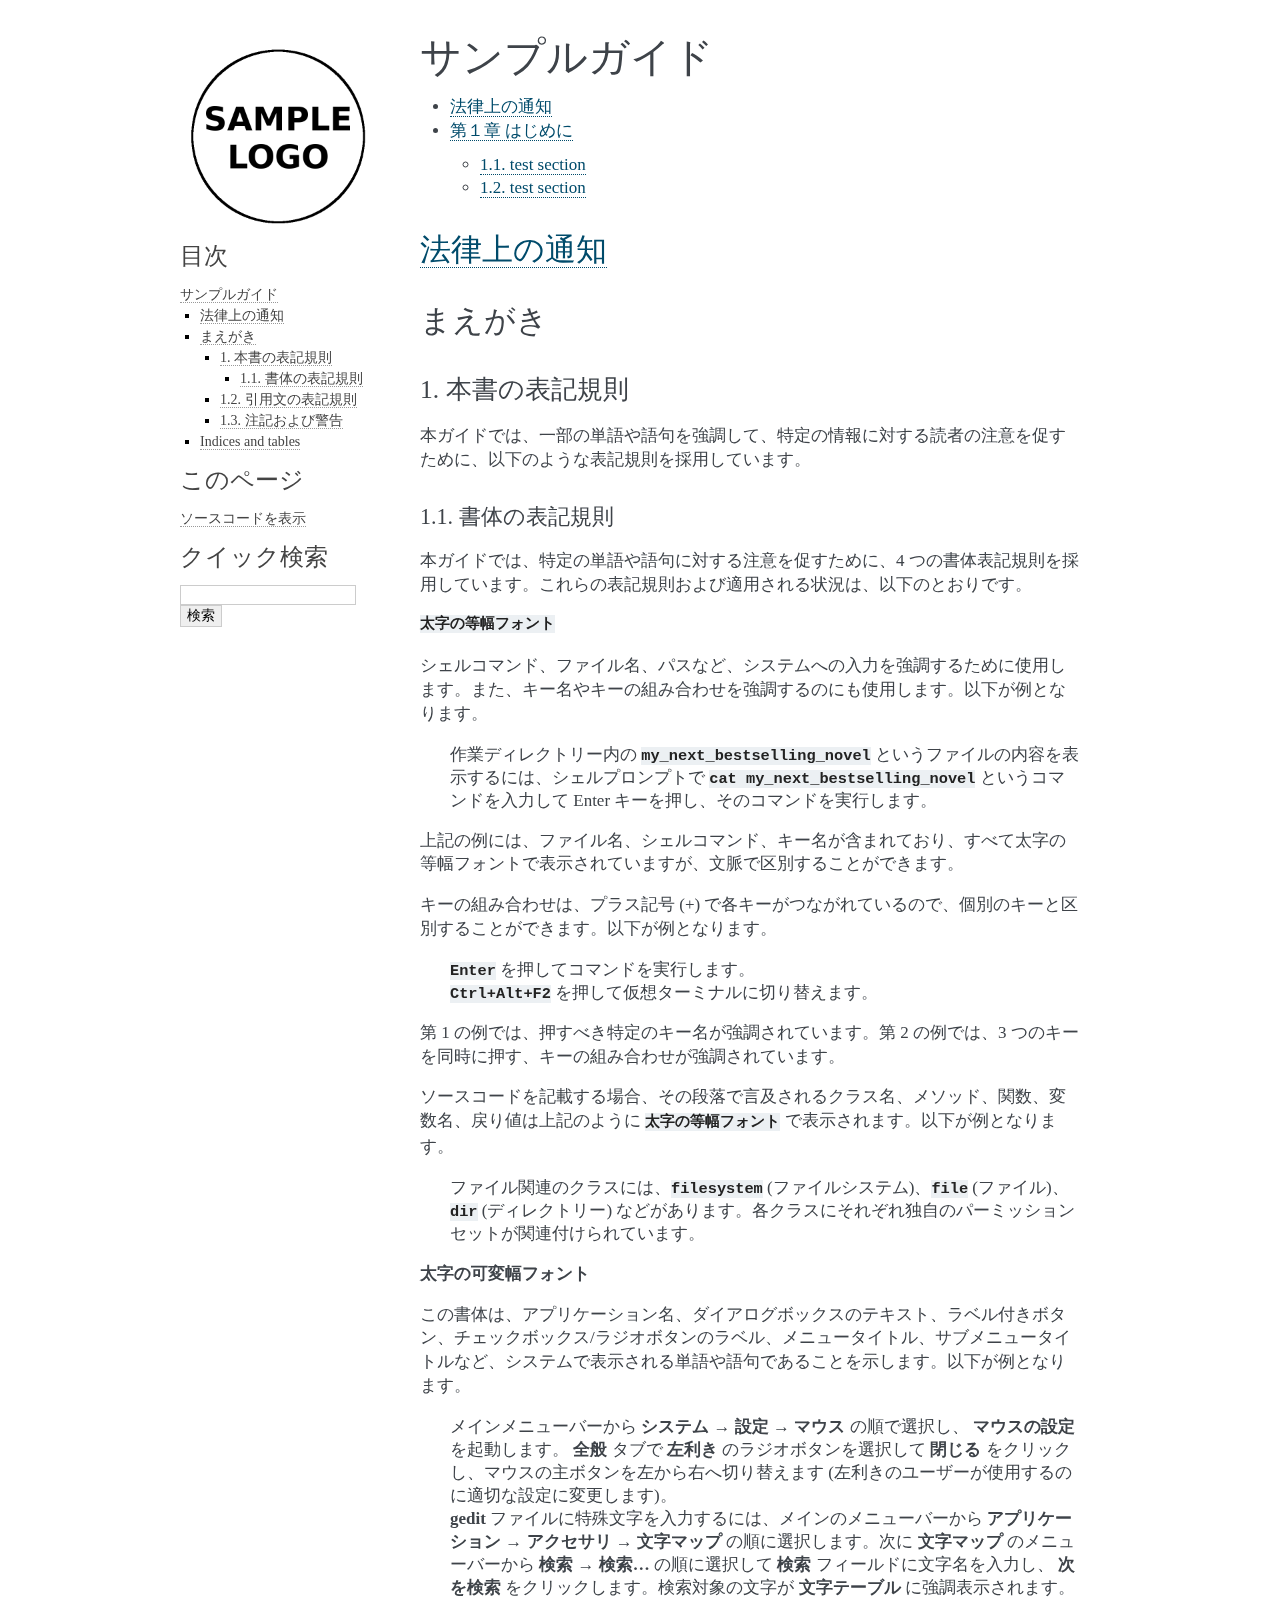
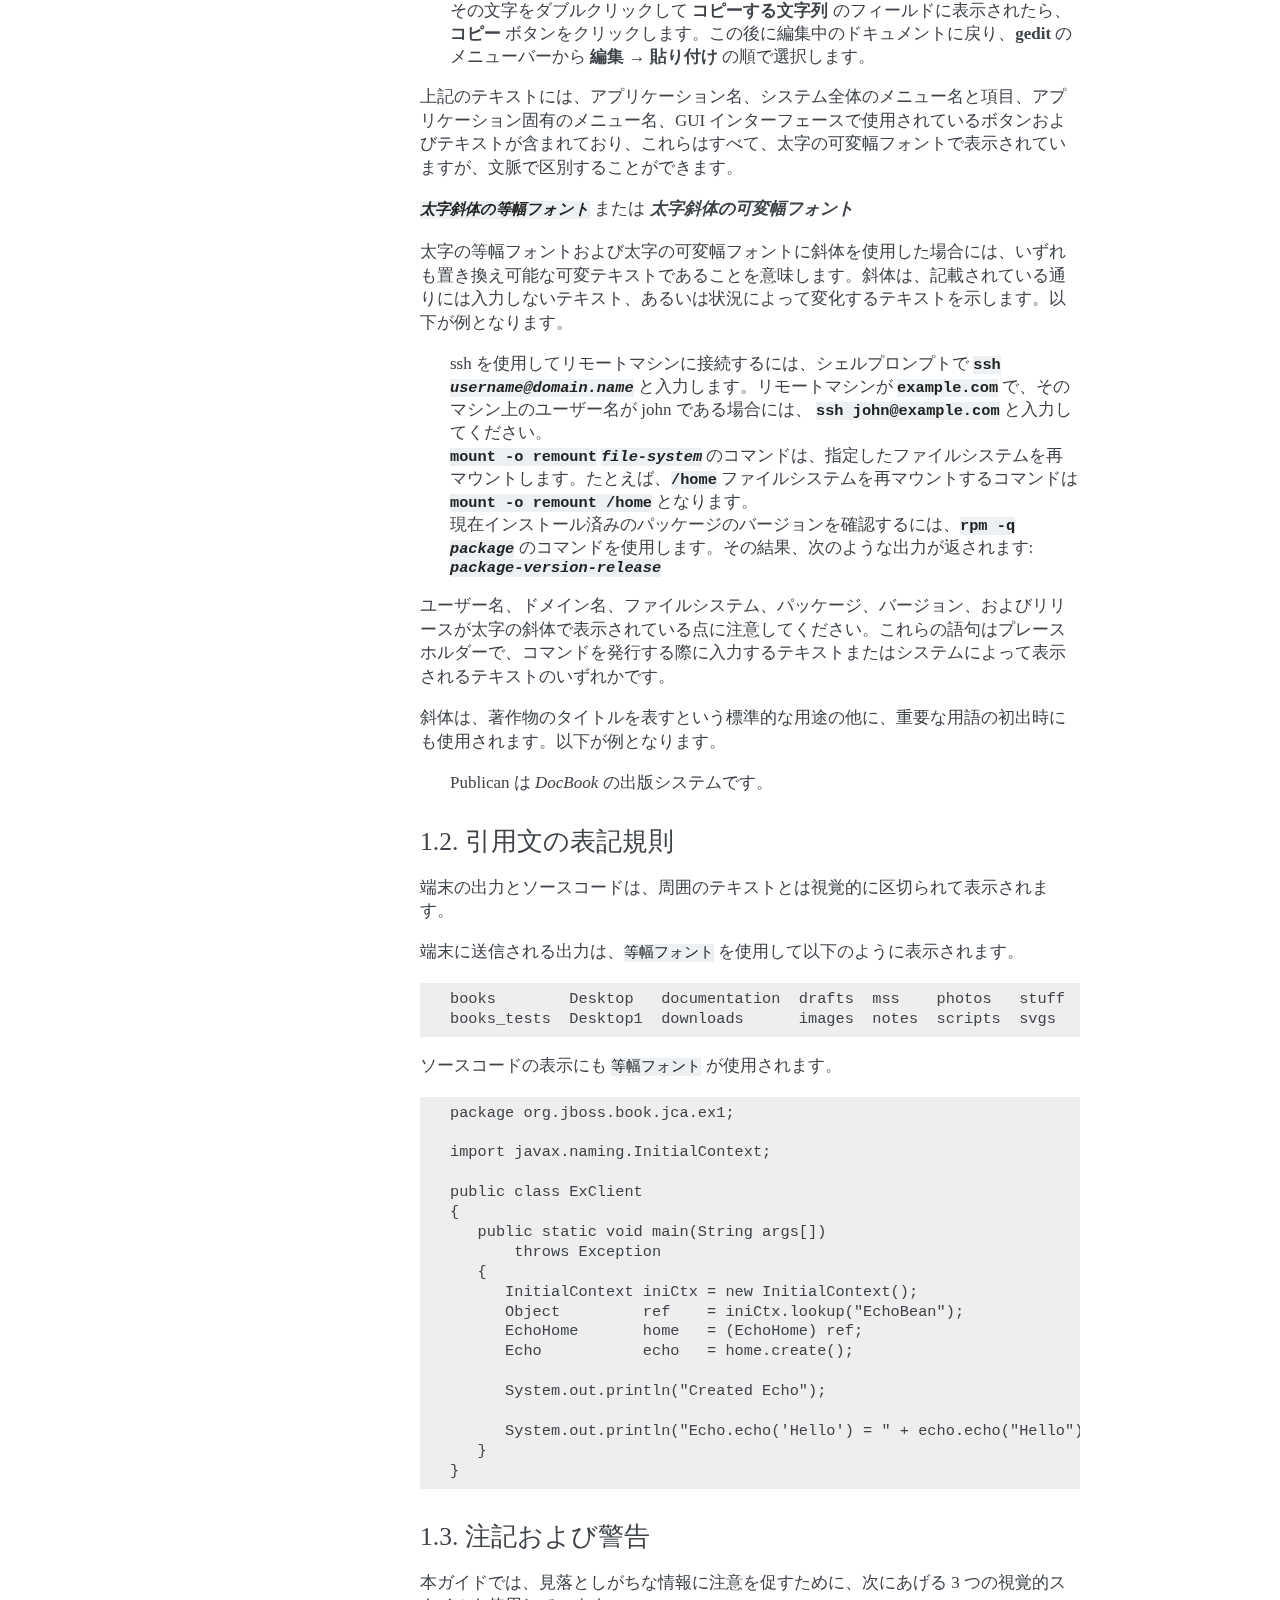
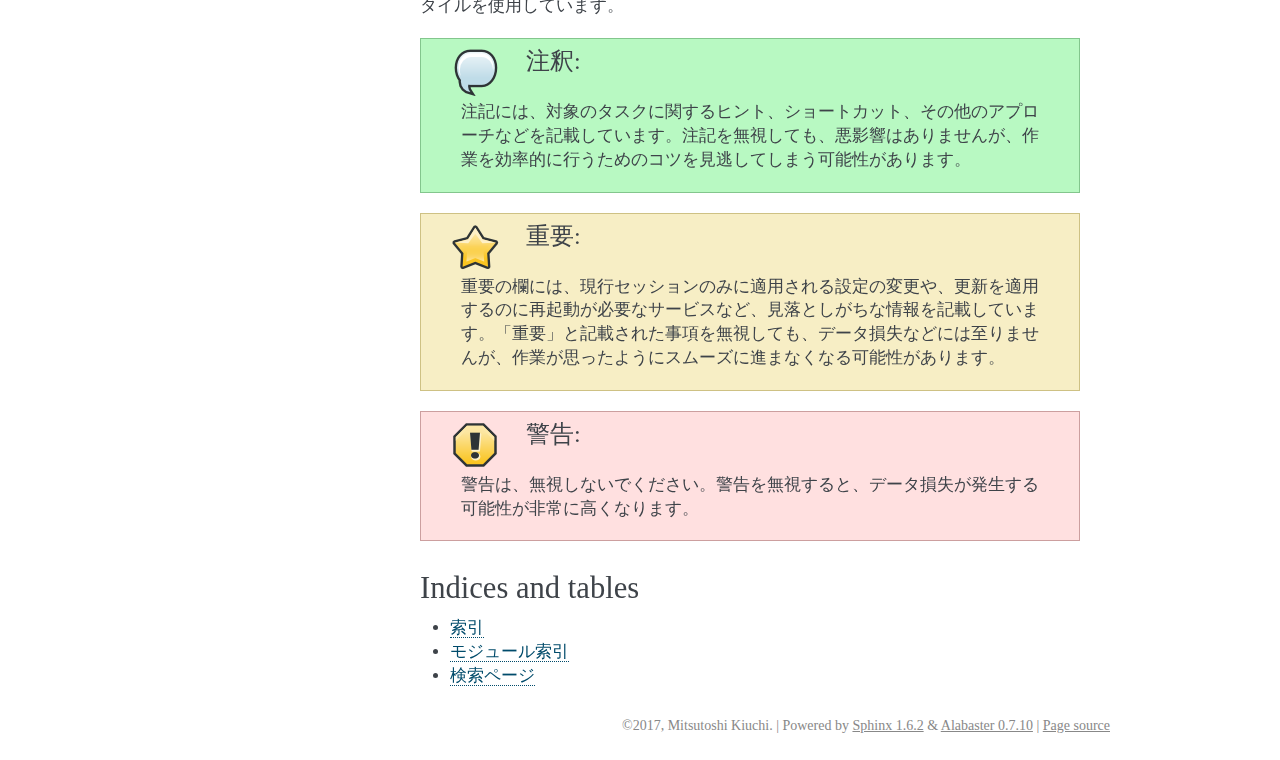
<file: samplebook/_build/html/index.html>
<!DOCTYPE html PUBLIC "-//W3C//DTD XHTML 1.0 Transitional//EN"
  "http://www.w3.org/TR/xhtml1/DTD/xhtml1-transitional.dtd">

<html xmlns="http://www.w3.org/1999/xhtml" lang="ja">
  <head>
    <meta http-equiv="Content-Type" content="text/html; charset=utf-8" />
    
    <title>サンプルガイド &#8212; samplebook 0.1 ドキュメント</title>
    
    <link rel="stylesheet" href="_static/alabaster.css" type="text/css" />
    <link rel="stylesheet" href="_static/pygments.css" type="text/css" />
    <link rel="stylesheet" href="_static/custom.css" type="text/css" />
    
    <script type="text/javascript">
      var DOCUMENTATION_OPTIONS = {
        URL_ROOT:    './',
        VERSION:     '0.1',
        COLLAPSE_INDEX: false,
        FILE_SUFFIX: '.html',
        HAS_SOURCE:  true,
        SOURCELINK_SUFFIX: '.txt'
      };
    </script>
    <script type="text/javascript" src="_static/jquery.js"></script>
    <script type="text/javascript" src="_static/underscore.js"></script>
    <script type="text/javascript" src="_static/doctools.js"></script>
    <script type="text/javascript" src="_static/translations.js"></script>
    <link rel="shortcut icon" href="_static/favicon.ico"/>
    <link rel="index" title="索引" href="genindex.html" />
    <link rel="search" title="検索" href="search.html" />
    <link rel="next" title="法律上の通知" href="00-01_legalnotice.html" />
   
  <link rel="stylesheet" href="_static/custom.css" type="text/css" />
  
  
  <meta name="viewport" content="width=device-width, initial-scale=0.9, maximum-scale=0.9" />

  </head>
  <body>
  

    <div class="document">
      <div class="documentwrapper">
        <div class="bodywrapper">
          <div class="body" role="main">
            
  <div class="section" id="">
<span id="id1"></span><h1>サンプルガイド<a class="headerlink" href="#" title="このヘッドラインへのパーマリンク">¶</a></h1>
<div class="toctree-wrapper compound">
<ul>
<li class="toctree-l1"><a class="reference internal" href="00-01_legalnotice.html">法律上の通知</a></li>
<li class="toctree-l1"><a class="reference internal" href="intro.html">第１章 はじめに</a><ul>
<li class="toctree-l2"><a class="reference internal" href="intro.html#test-section">1.1. test section</a></li>
<li class="toctree-l2"><a class="reference internal" href="intro.html#test-section">1.2. test section</a></li>
</ul>
</li>
</ul>
</div>
<div class="section" id="">
<span id="id2"></span><h2><a class="reference external" href="00-01_legalnotice.html">法律上の通知</a><a class="headerlink" href="#" title="このヘッドラインへのパーマリンク">¶</a></h2>
</div>
<div class="section" id="">
<span id="id3"></span><h2>まえがき<a class="headerlink" href="#" title="このヘッドラインへのパーマリンク">¶</a></h2>
<div class="section" id="">
<span id="id4"></span><h3>1. 本書の表記規則<a class="headerlink" href="#" title="このヘッドラインへのパーマリンク">¶</a></h3>
<p>本ガイドでは、一部の単語や語句を強調して、特定の情報に対する読者の注意を促すために、以下のような表記規則を採用しています。</p>
<div class="section" id="">
<span id="id5"></span><h4>1.1. 書体の表記規則<a class="headerlink" href="#" title="このヘッドラインへのパーマリンク">¶</a></h4>
<p>本ガイドでは、特定の単語や語句に対する注意を促すために、4 つの書体表記規則を採用しています。これらの表記規則および適用される状況は、以下のとおりです。</p>
<p><strong><code class="docutils literal"><span class="pre">太字の等幅フォント</span></code></strong></p>
<p>シェルコマンド、ファイル名、パスなど、システムへの入力を強調するために使用します。また、キー名やキーの組み合わせを強調するのにも使用します。以下が例となります。</p>
<blockquote>
<div>作業ディレクトリー内の <strong><code class="docutils literal"><span class="pre">my_next_bestselling_novel</span></code></strong> というファイルの内容を表示するには、シェルプロンプトで <strong><code class="docutils literal"><span class="pre">cat</span> <span class="pre">my_next_bestselling_novel</span></code></strong> というコマンドを入力して Enter キーを押し、そのコマンドを実行します。</div></blockquote>
<p>上記の例には、ファイル名、シェルコマンド、キー名が含まれており、すべて太字の等幅フォントで表示されていますが、文脈で区別することができます。</p>
<p>キーの組み合わせは、プラス記号 (+) で各キーがつながれているので、個別のキーと区別することができます。以下が例となります。</p>
<blockquote>
<div><strong><code class="docutils literal"><span class="pre">Enter</span></code></strong> を押してコマンドを実行します。</div></blockquote>
<blockquote>
<div><strong><code class="docutils literal"><span class="pre">Ctrl+Alt+F2</span></code></strong> を押して仮想ターミナルに切り替えます。</div></blockquote>
<p>第 1 の例では、押すべき特定のキー名が強調されています。第 2 の例では、3 つのキーを同時に押す、キーの組み合わせが強調されています。</p>
<p>ソースコードを記載する場合、その段落で言及されるクラス名、メソッド、関数、変数名、戻り値は上記のように <strong><code class="docutils literal"><span class="pre">太字の等幅フォント</span></code></strong> で表示されます。以下が例となります。</p>
<blockquote>
<div>ファイル関連のクラスには、<strong><code class="docutils literal"><span class="pre">filesystem</span></code></strong> (ファイルシステム)、<strong><code class="docutils literal"><span class="pre">file</span></code></strong> (ファイル)、<strong><code class="docutils literal"><span class="pre">dir</span></code></strong> (ディレクトリー) などがあります。各クラスにそれぞれ独自のパーミッションセットが関連付けられています。</div></blockquote>
<p><strong>太字の可変幅フォント</strong></p>
<p>この書体は、アプリケーション名、ダイアログボックスのテキスト、ラベル付きボタン、チェックボックス/ラジオボタンのラベル、メニュータイトル、サブメニュータイトルなど、システムで表示される単語や語句であることを示します。以下が例となります。</p>
<blockquote>
<div>メインメニューバーから <strong>システム → 設定 → マウス</strong> の順で選択し、 <strong>マウスの設定</strong> を起動します。 <strong>全般</strong> タブで <strong>左利き</strong> のラジオボタンを選択して  <strong>閉じる</strong> をクリックし、マウスの主ボタンを左から右へ切り替えます (左利きのユーザーが使用するのに適切な設定に変更します)。</div></blockquote>
<blockquote>
<div><strong>gedit</strong> ファイルに特殊文字を入力するには、メインのメニューバーから <strong>アプリケーション → アクセサリ → 文字マップ</strong> の順に選択します。次に <strong>文字マップ</strong> のメニューバーから <strong>検索 → 検索…</strong> の順に選択して <strong>検索</strong> フィールドに文字名を入力し、 <strong>次を検索</strong> をクリックします。検索対象の文字が <strong>文字テーブル</strong> に強調表示されます。その文字をダブルクリックして <strong>コピーする文字列</strong> のフィールドに表示されたら、<strong>コピー</strong> ボタンをクリックします。この後に編集中のドキュメントに戻り、<strong>gedit</strong> のメニューバーから <strong>編集 → 貼り付け</strong> の順で選択します。</div></blockquote>
<p>上記のテキストには、アプリケーション名、システム全体のメニュー名と項目、アプリケーション固有のメニュー名、GUI インターフェースで使用されているボタンおよびテキストが含まれており、これらはすべて、太字の可変幅フォントで表示されていますが、文脈で区別することができます。</p>
<p><strong><em><code class="docutils literal"><span class="pre">太字斜体の等幅フォント</span></code></em></strong> または <strong><em>太字斜体の可変幅フォント</em></strong></p>
<p>太字の等幅フォントおよび太字の可変幅フォントに斜体を使用した場合には、いずれも置き換え可能な可変テキストであることを意味します。斜体は、記載されている通りには入力しないテキスト、あるいは状況によって変化するテキストを示します。以下が例となります。</p>
<blockquote>
<div>ssh を使用してリモートマシンに接続するには、シェルプロンプトで <strong><code class="docutils literal"><span class="pre">ssh</span></code></strong> <strong><em><code class="docutils literal"><span class="pre">username&#64;domain.name</span></code></em></strong> と入力します。リモートマシンが <strong><code class="docutils literal"><span class="pre">example.com</span></code></strong> で、そのマシン上のユーザー名が john である場合には、 <strong><code class="docutils literal"><span class="pre">ssh</span> <span class="pre">john&#64;example.com</span></code></strong> と入力してください。</div></blockquote>
<blockquote>
<div><strong><code class="docutils literal"><span class="pre">mount</span> <span class="pre">-o</span> <span class="pre">remount</span></code></strong> <strong><em><code class="docutils literal"><span class="pre">file-system</span></code></em></strong> のコマンドは、指定したファイルシステムを再マウントします。たとえば、<strong><code class="docutils literal"><span class="pre">/home</span></code></strong> ファイルシステムを再マウントするコマンドは <strong><code class="docutils literal"><span class="pre">mount</span> <span class="pre">-o</span> <span class="pre">remount</span> <span class="pre">/home</span></code></strong> となります。</div></blockquote>
<blockquote>
<div>現在インストール済みのパッケージのバージョンを確認するには、<strong><code class="docutils literal"><span class="pre">rpm</span> <span class="pre">-q</span></code></strong> <strong><em><code class="docutils literal"><span class="pre">package</span></code></em></strong> のコマンドを使用します。その結果、次のような出力が返されます: <strong><em><code class="docutils literal"><span class="pre">package-version-release</span></code></em></strong></div></blockquote>
<p>ユーザー名、ドメイン名、ファイルシステム、パッケージ、バージョン、およびリリースが太字の斜体で表示されている点に注意してください。これらの語句はプレースホルダーで、コマンドを発行する際に入力するテキストまたはシステムによって表示されるテキストのいずれかです。</p>
<p>斜体は、著作物のタイトルを表すという標準的な用途の他に、重要な用語の初出時にも使用されます。以下が例となります。</p>
<blockquote>
<div>Publican は <em>DocBook</em> の出版システムです。</div></blockquote>
</div>
</div>
<div class="section" id="">
<span id="id6"></span><h3>1.2. 引用文の表記規則<a class="headerlink" href="#" title="このヘッドラインへのパーマリンク">¶</a></h3>
<p>端末の出力とソースコードは、周囲のテキストとは視覚的に区切られて表示されます。</p>
<p>端末に送信される出力は、<code class="docutils literal"><span class="pre">等幅フォント</span></code> を使用して以下のように表示されます。</p>
<div class="highlight-shell"><div class="highlight"><pre><span></span>books        Desktop   documentation  drafts  mss    photos   stuff  svn
books_tests  Desktop1  downloads      images  notes  scripts  svgs
</pre></div>
</div>
<p>ソースコードの表示にも <code class="docutils literal"><span class="pre">等幅フォント</span></code> が使用されます。</p>
<div class="highlight-java"><div class="highlight"><pre><span></span>package org.jboss.book.jca.ex1;
​
​import javax.naming.InitialContext;
​
​public class ExClient
​{
​   public static void main(String args[]) 
​       throws Exception
​   {
​      InitialContext iniCtx = new InitialContext();
​      Object         ref    = iniCtx.lookup(&quot;EchoBean&quot;);
​      EchoHome       home   = (EchoHome) ref;
​      Echo           echo   = home.create();
​
​      System.out.println(&quot;Created Echo&quot;);
​
​      System.out.println(&quot;Echo.echo(&#39;Hello&#39;) = &quot; + echo.echo(&quot;Hello&quot;));
​   }
​}
</pre></div>
</div>
</div>
<div class="section" id="">
<span id="id7"></span><h3>1.3. 注記および警告<a class="headerlink" href="#" title="このヘッドラインへのパーマリンク">¶</a></h3>
<p>本ガイドでは、見落としがちな情報に注意を促すために、次にあげる 3 つの視覚的スタイルを使用しています。</p>
<div class="admonition note">
<p class="first admonition-title">注釈</p>
<p class="last">注記には、対象のタスクに関するヒント、ショートカット、その他のアプローチなどを記載しています。注記を無視しても、悪影響はありませんが、作業を効率的に行うためのコツを見逃してしまう可能性があります。</p>
</div>
<div class="admonition important">
<p class="first admonition-title">重要</p>
<p class="last">重要の欄には、現行セッションのみに適用される設定の変更や、更新を適用するのに再起動が必要なサービスなど、見落としがちな情報を記載しています。「重要」と記載された事項を無視しても、データ損失などには至りませんが、作業が思ったようにスムーズに進まなくなる可能性があります。</p>
</div>
<div class="admonition warning">
<p class="first admonition-title">警告</p>
<p class="last">警告は、無視しないでください。警告を無視すると、データ損失が発生する可能性が非常に高くなります。</p>
</div>
</div>
</div>
<div class="section" id="indices-and-tables">
<span id="indices-and-tables"></span><h2>Indices and tables<a class="headerlink" href="#indices-and-tables" title="このヘッドラインへのパーマリンク">¶</a></h2>
<ul class="simple">
<li><a class="reference internal" href="genindex.html"><span class="std std-ref">索引</span></a></li>
<li><a class="reference internal" href="py-modindex.html"><span class="std std-ref">モジュール索引</span></a></li>
<li><a class="reference internal" href="search.html"><span class="std std-ref">検索ページ</span></a></li>
</ul>
</div>
</div>


          </div>
        </div>
      </div>
      <div class="sphinxsidebar" role="navigation" aria-label="main navigation">
        <div class="sphinxsidebarwrapper">
            <p class="logo"><a href="#">
              <img class="logo" src="_static/logosample.png" alt="Logo"/>
            </a></p>
  <h3><a href="#">目次</a></h3>
  <ul>
<li><a class="reference internal" href="#">サンプルガイド</a><ul>
<li><a class="reference internal" href="#">法律上の通知</a></li>
<li><a class="reference internal" href="#">まえがき</a><ul>
<li><a class="reference internal" href="#">1. 本書の表記規則</a><ul>
<li><a class="reference internal" href="#">1.1. 書体の表記規則</a></li>
</ul>
</li>
<li><a class="reference internal" href="#">1.2. 引用文の表記規則</a></li>
<li><a class="reference internal" href="#">1.3. 注記および警告</a></li>
</ul>
</li>
<li><a class="reference internal" href="#indices-and-tables">Indices and tables</a></li>
</ul>
</li>
</ul>
<div class="relations">
<h3>Related Topics</h3>
<ul>
  <li><a href="#">Documentation overview</a><ul>
      <li>Next: <a href="00-01_legalnotice.html" title="次の章へ">法律上の通知</a></li>
  </ul></li>
</ul>
</div>
  <div role="note" aria-label="source link">
    <h3>このページ</h3>
    <ul class="this-page-menu">
      <li><a href="_sources/index.md.txt"
            rel="nofollow">ソースコードを表示</a></li>
    </ul>
   </div>
<div id="searchbox" style="display: none" role="search">
  <h3>クイック検索</h3>
    <form class="search" action="search.html" method="get">
      <div><input type="text" name="q" /></div>
      <div><input type="submit" value="検索" /></div>
      <input type="hidden" name="check_keywords" value="yes" />
      <input type="hidden" name="area" value="default" />
    </form>
</div>
<script type="text/javascript">$('#searchbox').show(0);</script>
        </div>
      </div>
      <div class="clearer"></div>
    </div>
    <div class="footer">
      &copy;2017, Mitsutoshi Kiuchi.
      
      |
      Powered by <a href="http://sphinx-doc.org/">Sphinx 1.6.2</a>
      &amp; <a href="https://github.com/bitprophet/alabaster">Alabaster 0.7.10</a>
      
      |
      <a href="_sources/index.md.txt"
          rel="nofollow">Page source</a>
    </div>

    

    
  </body>
</html>
</file>
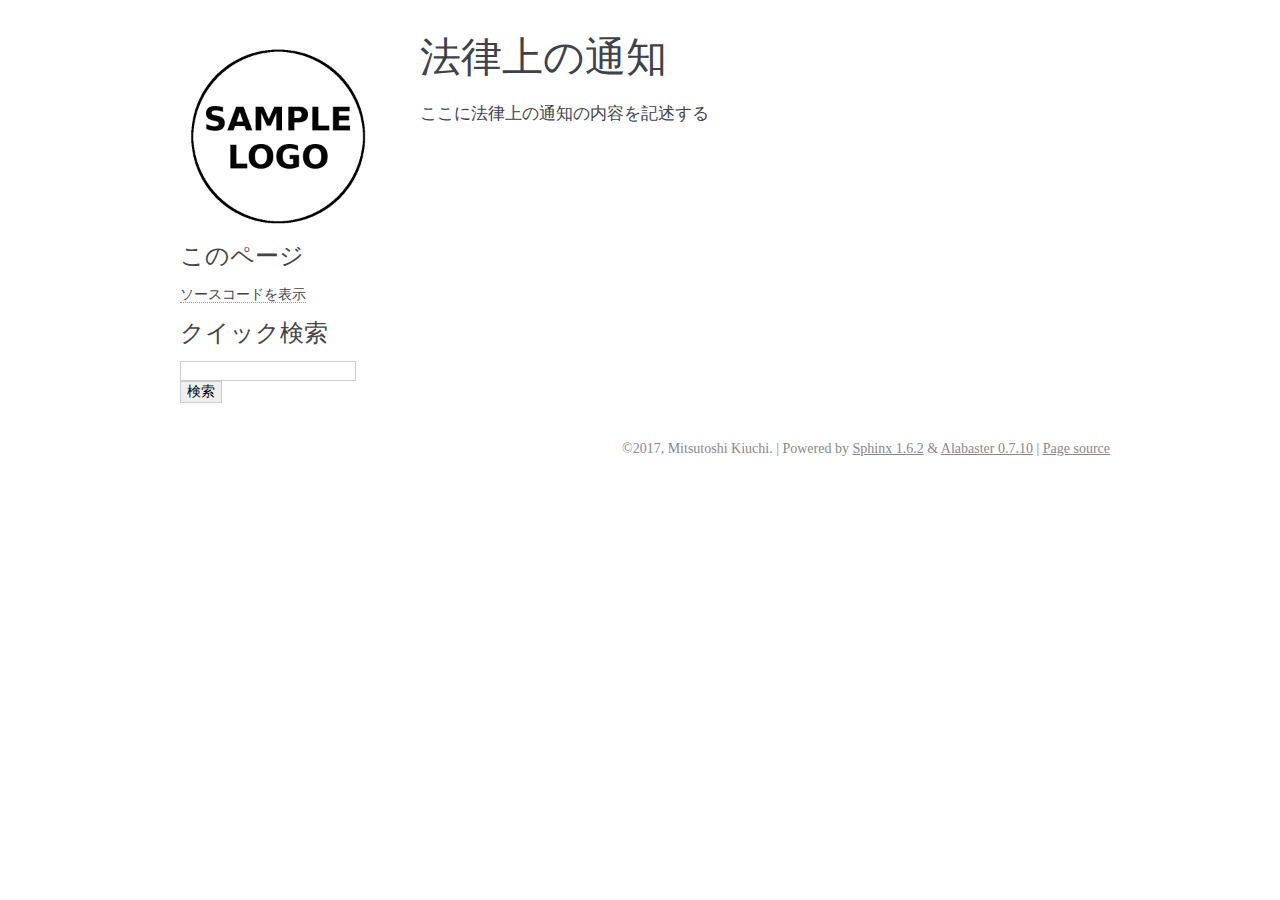
<file: samplebook/_build/html/00-01_legalnotice.html>
<!DOCTYPE html PUBLIC "-//W3C//DTD XHTML 1.0 Transitional//EN"
  "http://www.w3.org/TR/xhtml1/DTD/xhtml1-transitional.dtd">

<html xmlns="http://www.w3.org/1999/xhtml" lang="ja">
  <head>
    <meta http-equiv="Content-Type" content="text/html; charset=utf-8" />
    
    <title>法律上の通知 &#8212; samplebook 0.1 ドキュメント</title>
    
    <link rel="stylesheet" href="_static/alabaster.css" type="text/css" />
    <link rel="stylesheet" href="_static/pygments.css" type="text/css" />
    <link rel="stylesheet" href="_static/custom.css" type="text/css" />
    
    <script type="text/javascript">
      var DOCUMENTATION_OPTIONS = {
        URL_ROOT:    './',
        VERSION:     '0.1',
        COLLAPSE_INDEX: false,
        FILE_SUFFIX: '.html',
        HAS_SOURCE:  true,
        SOURCELINK_SUFFIX: '.txt'
      };
    </script>
    <script type="text/javascript" src="_static/jquery.js"></script>
    <script type="text/javascript" src="_static/underscore.js"></script>
    <script type="text/javascript" src="_static/doctools.js"></script>
    <script type="text/javascript" src="_static/translations.js"></script>
    <link rel="shortcut icon" href="_static/favicon.ico"/>
    <link rel="index" title="索引" href="genindex.html" />
    <link rel="search" title="検索" href="search.html" />
    <link rel="next" title="第１章 はじめに" href="intro.html" />
    <link rel="prev" title="サンプルガイド" href="index.html" />
   
  <link rel="stylesheet" href="_static/custom.css" type="text/css" />
  
  
  <meta name="viewport" content="width=device-width, initial-scale=0.9, maximum-scale=0.9" />

  </head>
  <body>
  

    <div class="document">
      <div class="documentwrapper">
        <div class="bodywrapper">
          <div class="body" role="main">
            
  <div class="section" id="">
<span id="id1"></span><h1>法律上の通知<a class="headerlink" href="#" title="このヘッドラインへのパーマリンク">¶</a></h1>
<p>ここに法律上の通知の内容を記述する</p>
</div>


          </div>
        </div>
      </div>
      <div class="sphinxsidebar" role="navigation" aria-label="main navigation">
        <div class="sphinxsidebarwrapper">
            <p class="logo"><a href="index.html">
              <img class="logo" src="_static/logosample.png" alt="Logo"/>
            </a></p><div class="relations">
<h3>Related Topics</h3>
<ul>
  <li><a href="index.html">Documentation overview</a><ul>
      <li>Previous: <a href="index.html" title="前の章へ">サンプルガイド</a></li>
      <li>Next: <a href="intro.html" title="次の章へ">第１章 はじめに</a></li>
  </ul></li>
</ul>
</div>
  <div role="note" aria-label="source link">
    <h3>このページ</h3>
    <ul class="this-page-menu">
      <li><a href="_sources/00-01_legalnotice.md.txt"
            rel="nofollow">ソースコードを表示</a></li>
    </ul>
   </div>
<div id="searchbox" style="display: none" role="search">
  <h3>クイック検索</h3>
    <form class="search" action="search.html" method="get">
      <div><input type="text" name="q" /></div>
      <div><input type="submit" value="検索" /></div>
      <input type="hidden" name="check_keywords" value="yes" />
      <input type="hidden" name="area" value="default" />
    </form>
</div>
<script type="text/javascript">$('#searchbox').show(0);</script>
        </div>
      </div>
      <div class="clearer"></div>
    </div>
    <div class="footer">
      &copy;2017, Mitsutoshi Kiuchi.
      
      |
      Powered by <a href="http://sphinx-doc.org/">Sphinx 1.6.2</a>
      &amp; <a href="https://github.com/bitprophet/alabaster">Alabaster 0.7.10</a>
      
      |
      <a href="_sources/00-01_legalnotice.md.txt"
          rel="nofollow">Page source</a>
    </div>

    

    
  </body>
</html>
</file>
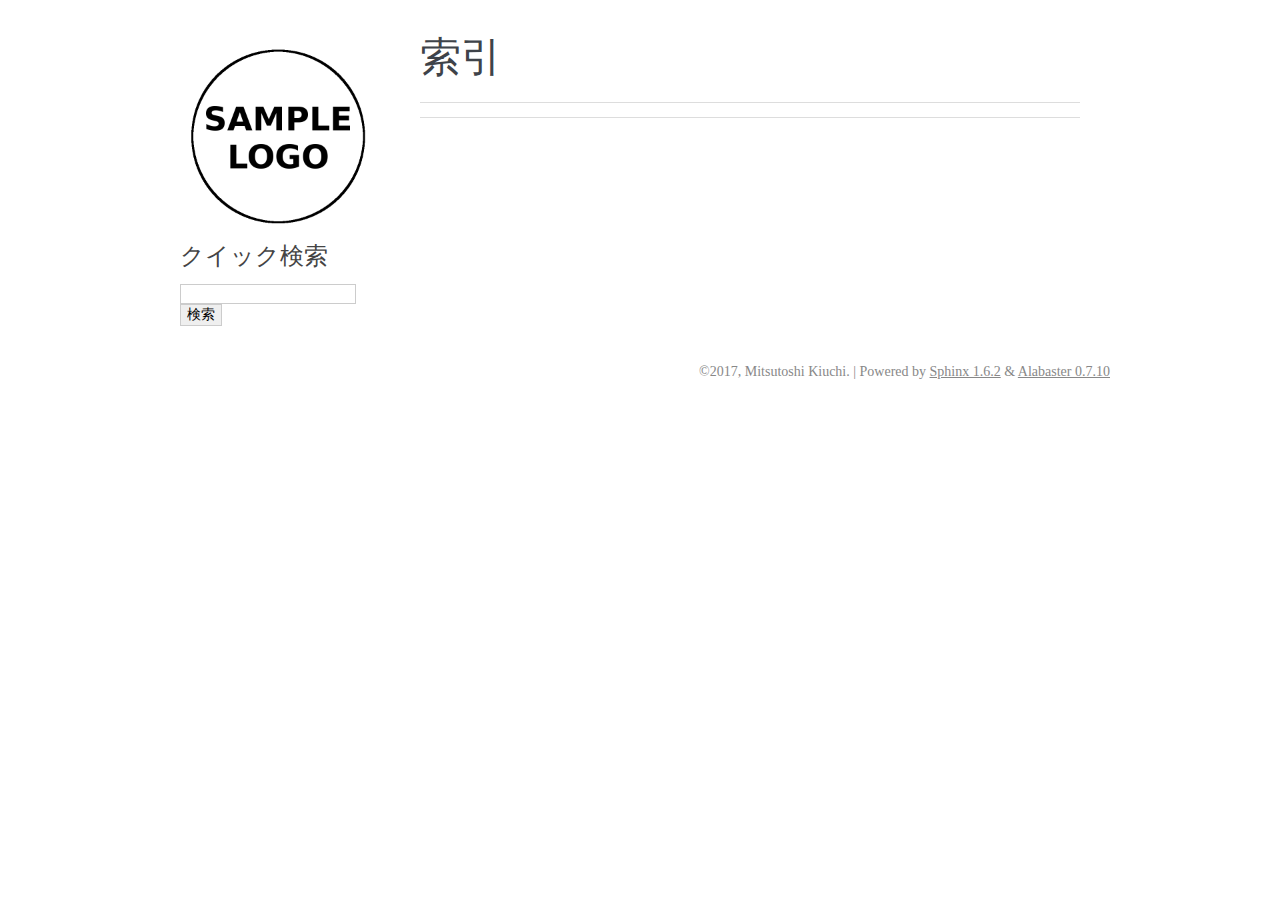
<file: samplebook/_build/html/genindex.html>
<!DOCTYPE html PUBLIC "-//W3C//DTD XHTML 1.0 Transitional//EN"
  "http://www.w3.org/TR/xhtml1/DTD/xhtml1-transitional.dtd">

<html xmlns="http://www.w3.org/1999/xhtml" lang="ja">
  <head>
    <meta http-equiv="Content-Type" content="text/html; charset=utf-8" />
    
    <title>索引 &#8212; samplebook 0.1 ドキュメント</title>
    
    <link rel="stylesheet" href="_static/alabaster.css" type="text/css" />
    <link rel="stylesheet" href="_static/pygments.css" type="text/css" />
    <link rel="stylesheet" href="_static/custom.css" type="text/css" />
    
    <script type="text/javascript">
      var DOCUMENTATION_OPTIONS = {
        URL_ROOT:    './',
        VERSION:     '0.1',
        COLLAPSE_INDEX: false,
        FILE_SUFFIX: '.html',
        HAS_SOURCE:  true,
        SOURCELINK_SUFFIX: '.txt'
      };
    </script>
    <script type="text/javascript" src="_static/jquery.js"></script>
    <script type="text/javascript" src="_static/underscore.js"></script>
    <script type="text/javascript" src="_static/doctools.js"></script>
    <script type="text/javascript" src="_static/translations.js"></script>
    <link rel="shortcut icon" href="_static/favicon.ico"/>
    <link rel="index" title="索引" href="#" />
    <link rel="search" title="検索" href="search.html" />
   
  <link rel="stylesheet" href="_static/custom.css" type="text/css" />
  
  
  <meta name="viewport" content="width=device-width, initial-scale=0.9, maximum-scale=0.9" />

  </head>
  <body>
  

    <div class="document">
      <div class="documentwrapper">
        <div class="bodywrapper">
          <div class="body" role="main">
            

<h1 id="index">索引</h1>

<div class="genindex-jumpbox">
 
</div>


          </div>
        </div>
      </div>
      <div class="sphinxsidebar" role="navigation" aria-label="main navigation">
        <div class="sphinxsidebarwrapper">
            <p class="logo"><a href="index.html">
              <img class="logo" src="_static/logosample.png" alt="Logo"/>
            </a></p>

   <div class="relations">
<h3>Related Topics</h3>
<ul>
  <li><a href="index.html">Documentation overview</a><ul>
  </ul></li>
</ul>
</div>

<div id="searchbox" style="display: none" role="search">
  <h3>クイック検索</h3>
    <form class="search" action="search.html" method="get">
      <div><input type="text" name="q" /></div>
      <div><input type="submit" value="検索" /></div>
      <input type="hidden" name="check_keywords" value="yes" />
      <input type="hidden" name="area" value="default" />
    </form>
</div>
<script type="text/javascript">$('#searchbox').show(0);</script>
        </div>
      </div>
      <div class="clearer"></div>
    </div>
    <div class="footer">
      &copy;2017, Mitsutoshi Kiuchi.
      
      |
      Powered by <a href="http://sphinx-doc.org/">Sphinx 1.6.2</a>
      &amp; <a href="https://github.com/bitprophet/alabaster">Alabaster 0.7.10</a>
      
    </div>

    

    
  </body>
</html>
</file>
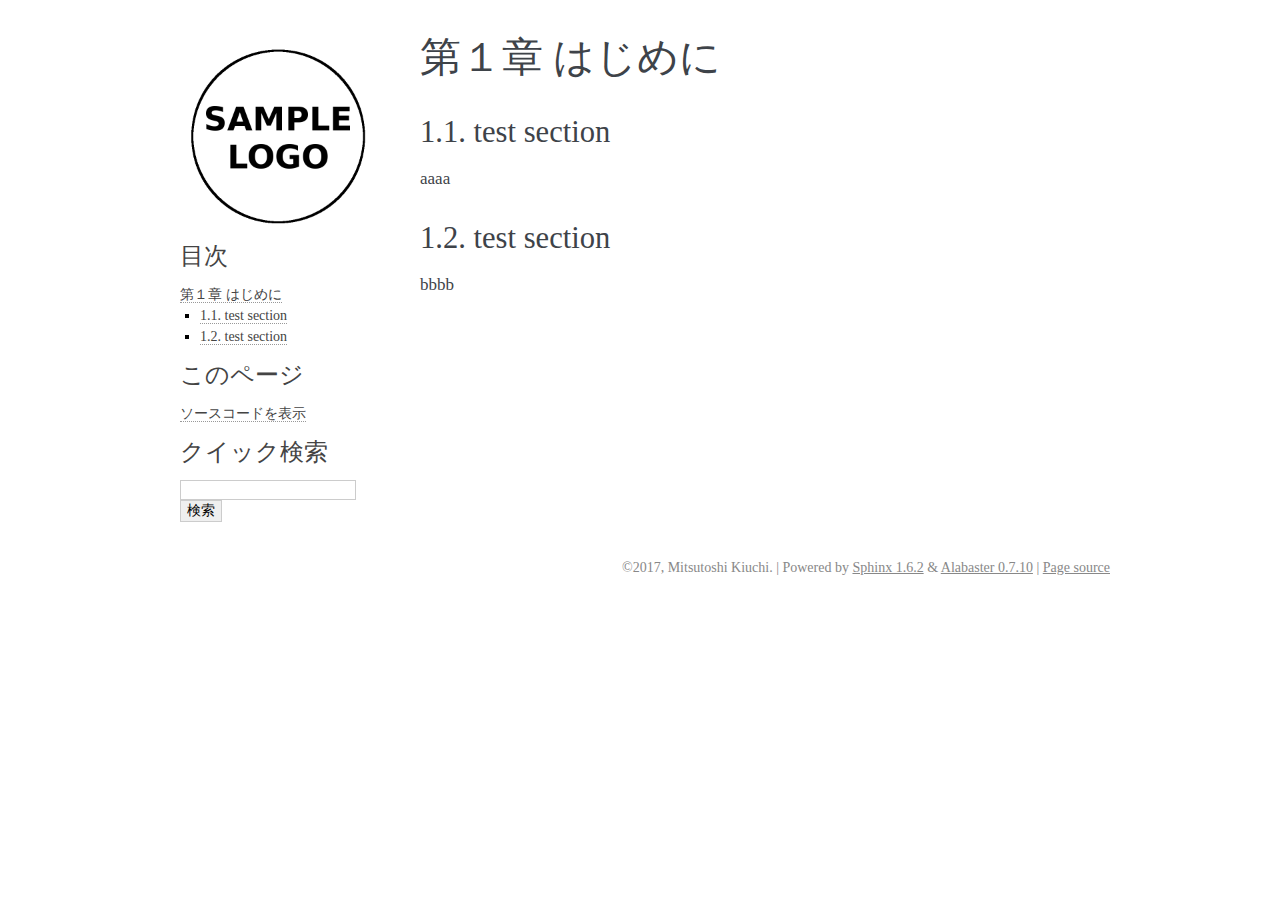
<file: samplebook/_build/html/intro.html>
<!DOCTYPE html PUBLIC "-//W3C//DTD XHTML 1.0 Transitional//EN"
  "http://www.w3.org/TR/xhtml1/DTD/xhtml1-transitional.dtd">

<html xmlns="http://www.w3.org/1999/xhtml" lang="ja">
  <head>
    <meta http-equiv="Content-Type" content="text/html; charset=utf-8" />
    
    <title>第１章 はじめに &#8212; samplebook 0.1 ドキュメント</title>
    
    <link rel="stylesheet" href="_static/alabaster.css" type="text/css" />
    <link rel="stylesheet" href="_static/pygments.css" type="text/css" />
    <link rel="stylesheet" href="_static/custom.css" type="text/css" />
    
    <script type="text/javascript">
      var DOCUMENTATION_OPTIONS = {
        URL_ROOT:    './',
        VERSION:     '0.1',
        COLLAPSE_INDEX: false,
        FILE_SUFFIX: '.html',
        HAS_SOURCE:  true,
        SOURCELINK_SUFFIX: '.txt'
      };
    </script>
    <script type="text/javascript" src="_static/jquery.js"></script>
    <script type="text/javascript" src="_static/underscore.js"></script>
    <script type="text/javascript" src="_static/doctools.js"></script>
    <script type="text/javascript" src="_static/translations.js"></script>
    <link rel="shortcut icon" href="_static/favicon.ico"/>
    <link rel="index" title="索引" href="genindex.html" />
    <link rel="search" title="検索" href="search.html" />
    <link rel="prev" title="法律上の通知" href="00-01_legalnotice.html" />
   
  <link rel="stylesheet" href="_static/custom.css" type="text/css" />
  
  
  <meta name="viewport" content="width=device-width, initial-scale=0.9, maximum-scale=0.9" />

  </head>
  <body>
  

    <div class="document">
      <div class="documentwrapper">
        <div class="bodywrapper">
          <div class="body" role="main">
            
  <div class="section" id="">
<span id="id1"></span><h1>第１章 はじめに<a class="headerlink" href="#" title="このヘッドラインへのパーマリンク">¶</a></h1>
<div class="section" id="test-section">
<span id="test-section"></span><h2>1.1. test section<a class="headerlink" href="#test-section" title="このヘッドラインへのパーマリンク">¶</a></h2>
<p>aaaa</p>
</div>
<div class="section" id="test-section">
<span id="id2"></span><h2>1.2. test section<a class="headerlink" href="#test-section" title="このヘッドラインへのパーマリンク">¶</a></h2>
<p>bbbb</p>
</div>
</div>


          </div>
        </div>
      </div>
      <div class="sphinxsidebar" role="navigation" aria-label="main navigation">
        <div class="sphinxsidebarwrapper">
            <p class="logo"><a href="index.html">
              <img class="logo" src="_static/logosample.png" alt="Logo"/>
            </a></p>
  <h3><a href="index.html">目次</a></h3>
  <ul>
<li><a class="reference internal" href="#">第１章 はじめに</a><ul>
<li><a class="reference internal" href="#test-section">1.1. test section</a></li>
<li><a class="reference internal" href="#test-section">1.2. test section</a></li>
</ul>
</li>
</ul>
<div class="relations">
<h3>Related Topics</h3>
<ul>
  <li><a href="index.html">Documentation overview</a><ul>
      <li>Previous: <a href="00-01_legalnotice.html" title="前の章へ">法律上の通知</a></li>
  </ul></li>
</ul>
</div>
  <div role="note" aria-label="source link">
    <h3>このページ</h3>
    <ul class="this-page-menu">
      <li><a href="_sources/intro.md.txt"
            rel="nofollow">ソースコードを表示</a></li>
    </ul>
   </div>
<div id="searchbox" style="display: none" role="search">
  <h3>クイック検索</h3>
    <form class="search" action="search.html" method="get">
      <div><input type="text" name="q" /></div>
      <div><input type="submit" value="検索" /></div>
      <input type="hidden" name="check_keywords" value="yes" />
      <input type="hidden" name="area" value="default" />
    </form>
</div>
<script type="text/javascript">$('#searchbox').show(0);</script>
        </div>
      </div>
      <div class="clearer"></div>
    </div>
    <div class="footer">
      &copy;2017, Mitsutoshi Kiuchi.
      
      |
      Powered by <a href="http://sphinx-doc.org/">Sphinx 1.6.2</a>
      &amp; <a href="https://github.com/bitprophet/alabaster">Alabaster 0.7.10</a>
      
      |
      <a href="_sources/intro.md.txt"
          rel="nofollow">Page source</a>
    </div>

    

    
  </body>
</html>
</file>
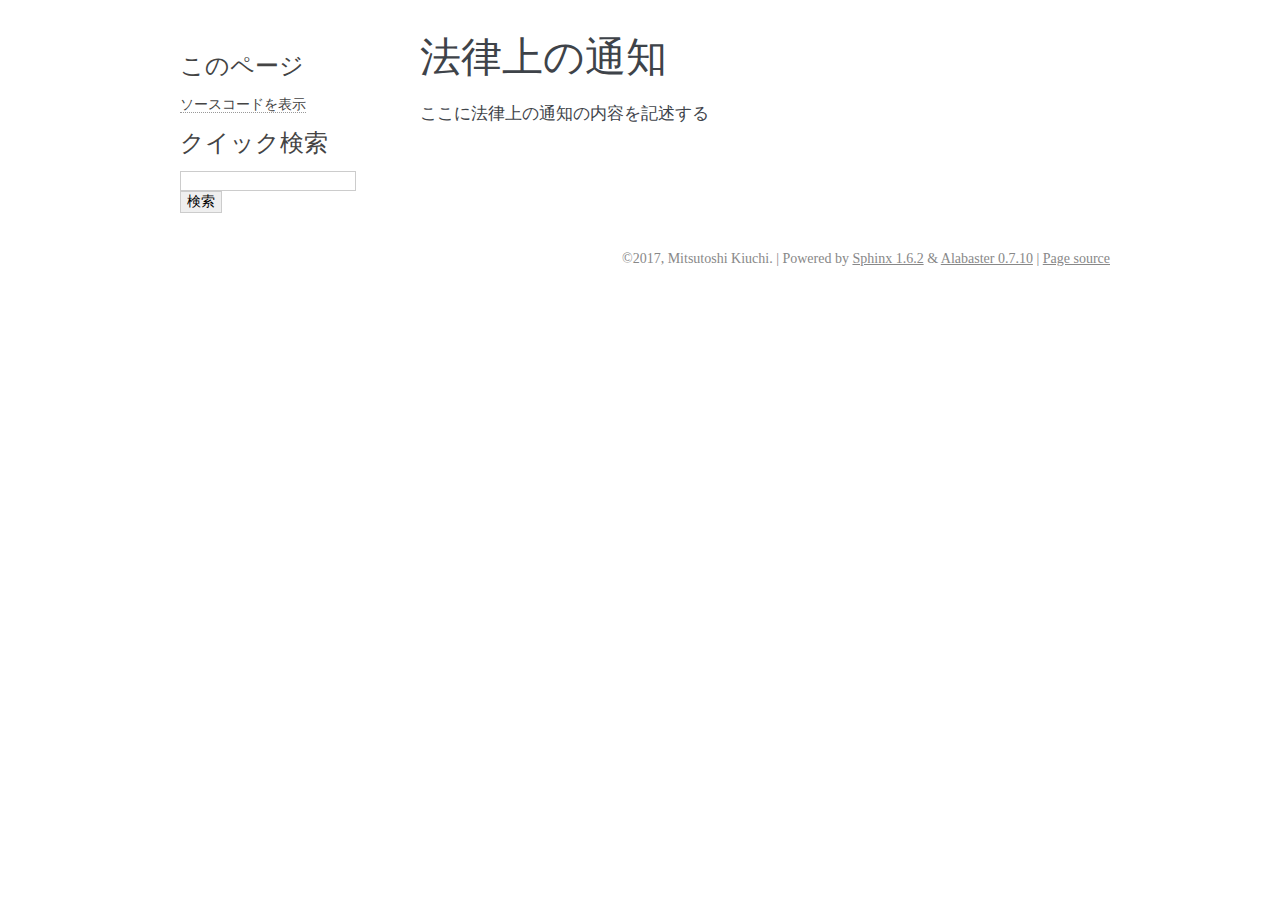
<file: samplebook/_build/html/legalnotice.html>
<!DOCTYPE html PUBLIC "-//W3C//DTD XHTML 1.0 Transitional//EN"
  "http://www.w3.org/TR/xhtml1/DTD/xhtml1-transitional.dtd">

<html xmlns="http://www.w3.org/1999/xhtml" lang="ja">
  <head>
    <meta http-equiv="Content-Type" content="text/html; charset=utf-8" />
    
    <title>法律上の通知 &#8212; mybook3 0.1 ドキュメント</title>
    
    <link rel="stylesheet" href="_static/alabaster.css" type="text/css" />
    <link rel="stylesheet" href="_static/pygments.css" type="text/css" />
    <link rel="stylesheet" href="_static/custom.css" type="text/css" />
    
    <script type="text/javascript">
      var DOCUMENTATION_OPTIONS = {
        URL_ROOT:    './',
        VERSION:     '0.1',
        COLLAPSE_INDEX: false,
        FILE_SUFFIX: '.html',
        HAS_SOURCE:  true,
        SOURCELINK_SUFFIX: '.txt'
      };
    </script>
    <script type="text/javascript" src="_static/jquery.js"></script>
    <script type="text/javascript" src="_static/underscore.js"></script>
    <script type="text/javascript" src="_static/doctools.js"></script>
    <script type="text/javascript" src="_static/translations.js"></script>
    <link rel="index" title="索引" href="genindex.html" />
    <link rel="search" title="検索" href="search.html" />
    <link rel="prev" title="サンプルガイド" href="index.html" />
   
  <link rel="stylesheet" href="_static/custom.css" type="text/css" />
  
  
  <meta name="viewport" content="width=device-width, initial-scale=0.9, maximum-scale=0.9" />

  </head>
  <body>
  

    <div class="document">
      <div class="documentwrapper">
        <div class="bodywrapper">
          <div class="body" role="main">
            
  <div class="section" id="">
<span id="id1"></span><h1>法律上の通知<a class="headerlink" href="#" title="このヘッドラインへのパーマリンク">¶</a></h1>
<p>ここに法律上の通知の内容を記述する</p>
</div>


          </div>
        </div>
      </div>
      <div class="sphinxsidebar" role="navigation" aria-label="main navigation">
        <div class="sphinxsidebarwrapper"><div class="relations">
<h3>Related Topics</h3>
<ul>
  <li><a href="index.html">Documentation overview</a><ul>
      <li>Previous: <a href="index.html" title="前の章へ">サンプルガイド</a></li>
  </ul></li>
</ul>
</div>
  <div role="note" aria-label="source link">
    <h3>このページ</h3>
    <ul class="this-page-menu">
      <li><a href="_sources/legalnotice.md.txt"
            rel="nofollow">ソースコードを表示</a></li>
    </ul>
   </div>
<div id="searchbox" style="display: none" role="search">
  <h3>クイック検索</h3>
    <form class="search" action="search.html" method="get">
      <div><input type="text" name="q" /></div>
      <div><input type="submit" value="検索" /></div>
      <input type="hidden" name="check_keywords" value="yes" />
      <input type="hidden" name="area" value="default" />
    </form>
</div>
<script type="text/javascript">$('#searchbox').show(0);</script>
        </div>
      </div>
      <div class="clearer"></div>
    </div>
    <div class="footer">
      &copy;2017, Mitsutoshi Kiuchi.
      
      |
      Powered by <a href="http://sphinx-doc.org/">Sphinx 1.6.2</a>
      &amp; <a href="https://github.com/bitprophet/alabaster">Alabaster 0.7.10</a>
      
      |
      <a href="_sources/legalnotice.md.txt"
          rel="nofollow">Page source</a>
    </div>

    

    
  </body>
</html>
</file>
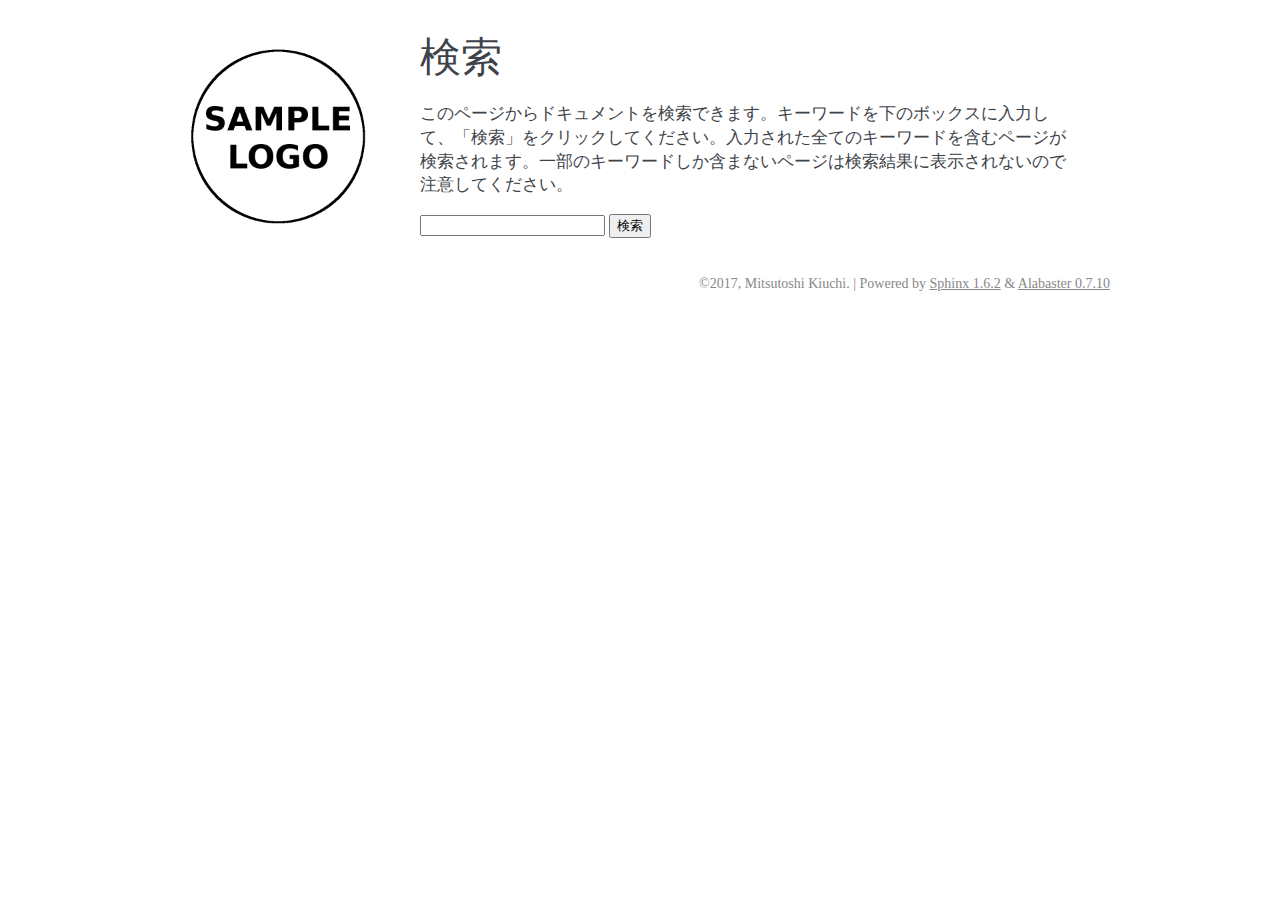
<file: samplebook/_build/html/search.html>
<!DOCTYPE html PUBLIC "-//W3C//DTD XHTML 1.0 Transitional//EN"
  "http://www.w3.org/TR/xhtml1/DTD/xhtml1-transitional.dtd">

<html xmlns="http://www.w3.org/1999/xhtml" lang="ja">
  <head>
    <meta http-equiv="Content-Type" content="text/html; charset=utf-8" />
    
    <title>検索 &#8212; samplebook 0.1 ドキュメント</title>
    
    <link rel="stylesheet" href="_static/alabaster.css" type="text/css" />
    <link rel="stylesheet" href="_static/pygments.css" type="text/css" />
    <link rel="stylesheet" href="_static/custom.css" type="text/css" />
    
    <script type="text/javascript">
      var DOCUMENTATION_OPTIONS = {
        URL_ROOT:    './',
        VERSION:     '0.1',
        COLLAPSE_INDEX: false,
        FILE_SUFFIX: '.html',
        HAS_SOURCE:  true,
        SOURCELINK_SUFFIX: '.txt'
      };
    </script>
    <script type="text/javascript" src="_static/jquery.js"></script>
    <script type="text/javascript" src="_static/underscore.js"></script>
    <script type="text/javascript" src="_static/doctools.js"></script>
    <script type="text/javascript" src="_static/translations.js"></script>
    <script type="text/javascript" src="_static/searchtools.js"></script>
    <link rel="shortcut icon" href="_static/favicon.ico"/>
    <link rel="index" title="索引" href="genindex.html" />
    <link rel="search" title="検索" href="#" />
  <script type="text/javascript">
    jQuery(function() { Search.loadIndex("searchindex.js"); });
  </script>
  
  <script type="text/javascript" id="searchindexloader"></script>
  
   
  <link rel="stylesheet" href="_static/custom.css" type="text/css" />
  
  
  <meta name="viewport" content="width=device-width, initial-scale=0.9, maximum-scale=0.9" />


  </head>
  <body>
  

    <div class="document">
      <div class="documentwrapper">
        <div class="bodywrapper">
          <div class="body" role="main">
            
  <h1 id="search-documentation">検索</h1>
  <div id="fallback" class="admonition warning">
  <script type="text/javascript">$('#fallback').hide();</script>
  <p>
    検索機能を使うには JavaScript を有効にしてください。
  </p>
  </div>
  <p>
    このページからドキュメントを検索できます。キーワードを下のボックスに入力して、「検索」をクリックしてください。入力された全てのキーワードを含むページが検索されます。一部のキーワードしか含まないページは検索結果に表示されないので注意してください。
  </p>
  <form action="" method="get">
    <input type="text" name="q" value="" />
    <input type="submit" value="検索" />
    <span id="search-progress" style="padding-left: 10px"></span>
  </form>
  
  <div id="search-results">
  
  </div>

          </div>
        </div>
      </div>
      <div class="sphinxsidebar" role="navigation" aria-label="main navigation">
        <div class="sphinxsidebarwrapper">
            <p class="logo"><a href="index.html">
              <img class="logo" src="_static/logosample.png" alt="Logo"/>
            </a></p><div class="relations">
<h3>Related Topics</h3>
<ul>
  <li><a href="index.html">Documentation overview</a><ul>
  </ul></li>
</ul>
</div>
        </div>
      </div>
      <div class="clearer"></div>
    </div>
    <div class="footer">
      &copy;2017, Mitsutoshi Kiuchi.
      
      |
      Powered by <a href="http://sphinx-doc.org/">Sphinx 1.6.2</a>
      &amp; <a href="https://github.com/bitprophet/alabaster">Alabaster 0.7.10</a>
      
    </div>

    

    
  </body>
</html>
</file>
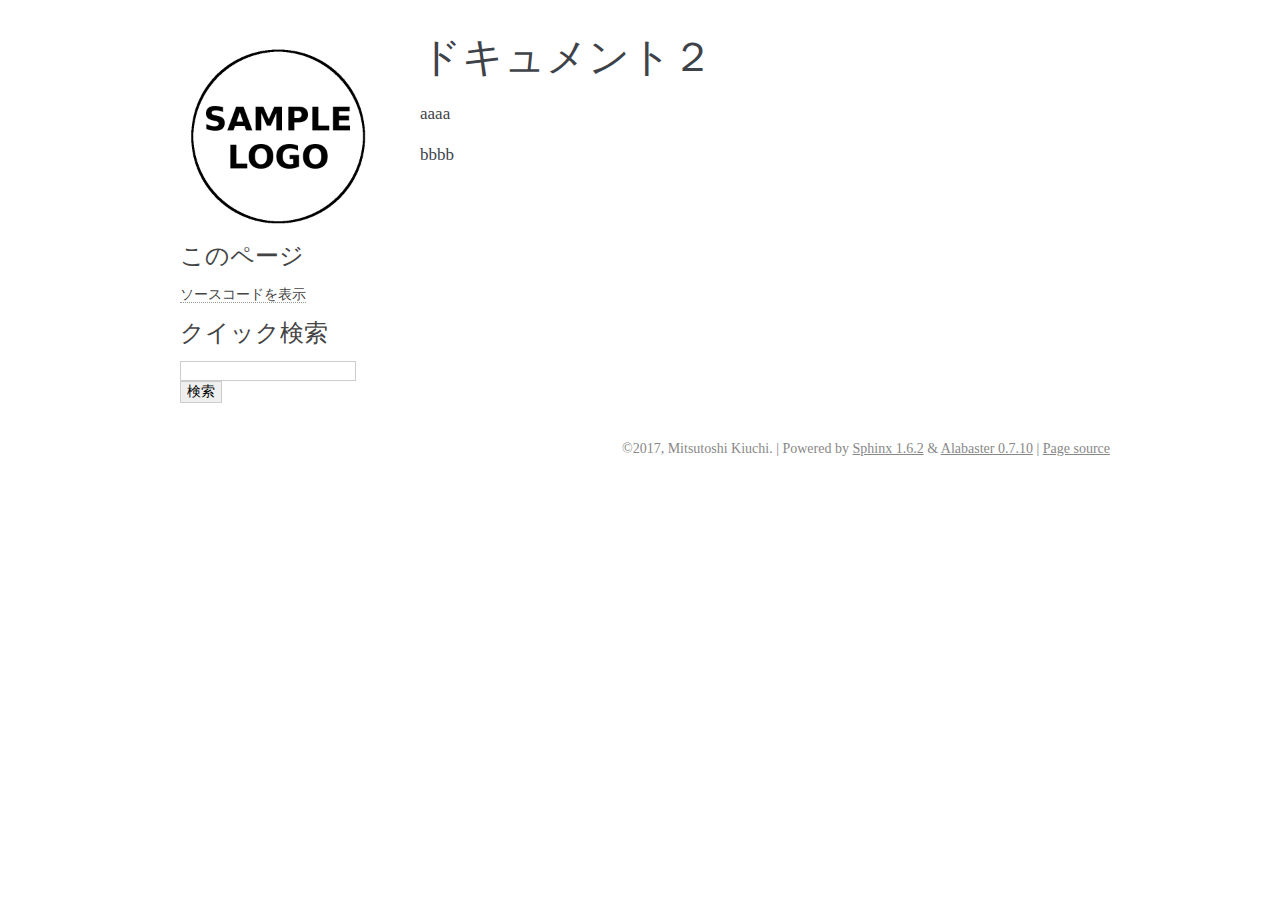
<file: samplebook/_build/html/test2.html>
<!DOCTYPE html PUBLIC "-//W3C//DTD XHTML 1.0 Transitional//EN"
  "http://www.w3.org/TR/xhtml1/DTD/xhtml1-transitional.dtd">

<html xmlns="http://www.w3.org/1999/xhtml" lang="ja">
  <head>
    <meta http-equiv="Content-Type" content="text/html; charset=utf-8" />
    
    <title>ドキュメント２ &#8212; samplebook 0.1 ドキュメント</title>
    
    <link rel="stylesheet" href="_static/alabaster.css" type="text/css" />
    <link rel="stylesheet" href="_static/pygments.css" type="text/css" />
    <link rel="stylesheet" href="_static/custom.css" type="text/css" />
    
    <script type="text/javascript">
      var DOCUMENTATION_OPTIONS = {
        URL_ROOT:    './',
        VERSION:     '0.1',
        COLLAPSE_INDEX: false,
        FILE_SUFFIX: '.html',
        HAS_SOURCE:  true,
        SOURCELINK_SUFFIX: '.txt'
      };
    </script>
    <script type="text/javascript" src="_static/jquery.js"></script>
    <script type="text/javascript" src="_static/underscore.js"></script>
    <script type="text/javascript" src="_static/doctools.js"></script>
    <script type="text/javascript" src="_static/translations.js"></script>
    <link rel="shortcut icon" href="_static/favicon.ico"/>
    <link rel="index" title="索引" href="genindex.html" />
    <link rel="search" title="検索" href="search.html" />
   
  <link rel="stylesheet" href="_static/custom.css" type="text/css" />
  
  
  <meta name="viewport" content="width=device-width, initial-scale=0.9, maximum-scale=0.9" />

  </head>
  <body>
  

    <div class="document">
      <div class="documentwrapper">
        <div class="bodywrapper">
          <div class="body" role="main">
            
  <div class="section" id="">
<span id="id1"></span><h1>ドキュメント２<a class="headerlink" href="#" title="このヘッドラインへのパーマリンク">¶</a></h1>
<p>aaaa</p>
<p>bbbb</p>
</div>


          </div>
        </div>
      </div>
      <div class="sphinxsidebar" role="navigation" aria-label="main navigation">
        <div class="sphinxsidebarwrapper">
            <p class="logo"><a href="index.html">
              <img class="logo" src="_static/logosample.png" alt="Logo"/>
            </a></p><div class="relations">
<h3>Related Topics</h3>
<ul>
  <li><a href="index.html">Documentation overview</a><ul>
  </ul></li>
</ul>
</div>
  <div role="note" aria-label="source link">
    <h3>このページ</h3>
    <ul class="this-page-menu">
      <li><a href="_sources/test2.md.txt"
            rel="nofollow">ソースコードを表示</a></li>
    </ul>
   </div>
<div id="searchbox" style="display: none" role="search">
  <h3>クイック検索</h3>
    <form class="search" action="search.html" method="get">
      <div><input type="text" name="q" /></div>
      <div><input type="submit" value="検索" /></div>
      <input type="hidden" name="check_keywords" value="yes" />
      <input type="hidden" name="area" value="default" />
    </form>
</div>
<script type="text/javascript">$('#searchbox').show(0);</script>
        </div>
      </div>
      <div class="clearer"></div>
    </div>
    <div class="footer">
      &copy;2017, Mitsutoshi Kiuchi.
      
      |
      Powered by <a href="http://sphinx-doc.org/">Sphinx 1.6.2</a>
      &amp; <a href="https://github.com/bitprophet/alabaster">Alabaster 0.7.10</a>
      
      |
      <a href="_sources/test2.md.txt"
          rel="nofollow">Page source</a>
    </div>

    

    
  </body>
</html>
</file>
<file: samplebook/_build/html/_static/alabaster.css>
@import url("basic.css");

/* -- page layout ----------------------------------------------------------- */

body {
    font-family: 'goudy old style', 'minion pro', 'bell mt', Georgia, 'Hiragino Mincho Pro', serif;
    font-size: 17px;
    background-color: #fff;
    color: #000;
    margin: 0;
    padding: 0;
}


div.document {
    width: 940px;
    margin: 30px auto 0 auto;
}

div.documentwrapper {
    float: left;
    width: 100%;
}

div.bodywrapper {
    margin: 0 0 0 220px;
}

div.sphinxsidebar {
    width: 220px;
    font-size: 14px;
    line-height: 1.5;
}

hr {
    border: 1px solid #B1B4B6;
}

div.body {
    background-color: #fff;
    color: #3E4349;
    padding: 0 30px 0 30px;
}

div.body > .section {
    text-align: left;
}

div.footer {
    width: 940px;
    margin: 20px auto 30px auto;
    font-size: 14px;
    color: #888;
    text-align: right;
}

div.footer a {
    color: #888;
}

p.caption {
    font-family: inherit;
    font-size: inherit;
}


div.relations {
    display: none;
}


div.sphinxsidebar a {
    color: #444;
    text-decoration: none;
    border-bottom: 1px dotted #999;
}

div.sphinxsidebar a:hover {
    border-bottom: 1px solid #999;
}

div.sphinxsidebarwrapper {
    padding: 18px 10px;
}

div.sphinxsidebarwrapper p.logo {
    padding: 0;
    margin: -10px 0 0 0px;
    text-align: center;
}

div.sphinxsidebarwrapper h1.logo {
    margin-top: -10px;
    text-align: center;
    margin-bottom: 5px;
    text-align: left;
}

div.sphinxsidebarwrapper h1.logo-name {
    margin-top: 0px;
}

div.sphinxsidebarwrapper p.blurb {
    margin-top: 0;
    font-style: normal;
}

div.sphinxsidebar h3,
div.sphinxsidebar h4 {
    font-family: 'Garamond', 'Georgia', serif;
    color: #444;
    font-size: 24px;
    font-weight: normal;
    margin: 0 0 5px 0;
    padding: 0;
}

div.sphinxsidebar h4 {
    font-size: 20px;
}

div.sphinxsidebar h3 a {
    color: #444;
}

div.sphinxsidebar p.logo a,
div.sphinxsidebar h3 a,
div.sphinxsidebar p.logo a:hover,
div.sphinxsidebar h3 a:hover {
    border: none;
}

div.sphinxsidebar p {
    color: #555;
    margin: 10px 0;
}

div.sphinxsidebar ul {
    margin: 10px 0;
    padding: 0;
    color: #000;
}

div.sphinxsidebar ul li.toctree-l1 > a {
    font-size: 120%;
}

div.sphinxsidebar ul li.toctree-l2 > a {
    font-size: 110%;
}

div.sphinxsidebar input {
    border: 1px solid #CCC;
    font-family: 'goudy old style', 'minion pro', 'bell mt', Georgia, 'Hiragino Mincho Pro', serif;
    font-size: 1em;
}

div.sphinxsidebar hr {
    border: none;
    height: 1px;
    color: #AAA;
    background: #AAA;

    text-align: left;
    margin-left: 0;
    width: 50%;
}

/* -- body styles ----------------------------------------------------------- */

a {
    color: #004B6B;
    text-decoration: underline;
}

a:hover {
    color: #6D4100;
    text-decoration: underline;
}

div.body h1,
div.body h2,
div.body h3,
div.body h4,
div.body h5,
div.body h6 {
    font-family: 'Garamond', 'Georgia', serif;
    font-weight: normal;
    margin: 30px 0px 10px 0px;
    padding: 0;
}

div.body h1 { margin-top: 0; padding-top: 0; font-size: 240%; }
div.body h2 { font-size: 180%; }
div.body h3 { font-size: 150%; }
div.body h4 { font-size: 130%; }
div.body h5 { font-size: 100%; }
div.body h6 { font-size: 100%; }

a.headerlink {
    color: #DDD;
    padding: 0 4px;
    text-decoration: none;
}

a.headerlink:hover {
    color: #444;
    background: #EAEAEA;
}

div.body p, div.body dd, div.body li {
    line-height: 1.4em;
}

div.admonition {
    margin: 20px 0px;
    padding: 10px 30px;
    background-color: #EEE;
    border: 1px solid #CCC;
}

div.admonition tt.xref, div.admonition code.xref, div.admonition a tt {
    background-color: #FBFBFB;
    border-bottom: 1px solid #fafafa;
}

div.admonition p.admonition-title {
    font-family: 'Garamond', 'Georgia', serif;
    font-weight: normal;
    font-size: 24px;
    margin: 0 0 10px 0;
    padding: 0;
    line-height: 1;
}

div.admonition p.last {
    margin-bottom: 0;
}

div.highlight {
    background-color: #fff;
}

dt:target, .highlight {
    background: #FAF3E8;
}

div.warning {
    background-color: #FCC;
    border: 1px solid #FAA;
}

div.danger {
    background-color: #FCC;
    border: 1px solid #FAA;
    -moz-box-shadow: 2px 2px 4px #D52C2C;
    -webkit-box-shadow: 2px 2px 4px #D52C2C;
    box-shadow: 2px 2px 4px #D52C2C;
}

div.error {
    background-color: #FCC;
    border: 1px solid #FAA;
    -moz-box-shadow: 2px 2px 4px #D52C2C;
    -webkit-box-shadow: 2px 2px 4px #D52C2C;
    box-shadow: 2px 2px 4px #D52C2C;
}

div.caution {
    background-color: #FCC;
    border: 1px solid #FAA;
}

div.attention {
    background-color: #FCC;
    border: 1px solid #FAA;
}

div.important {
    background-color: #EEE;
    border: 1px solid #CCC;
}

div.note {
    background-color: #EEE;
    border: 1px solid #CCC;
}

div.tip {
    background-color: #EEE;
    border: 1px solid #CCC;
}

div.hint {
    background-color: #EEE;
    border: 1px solid #CCC;
}

div.seealso {
    background-color: #EEE;
    border: 1px solid #CCC;
}

div.topic {
    background-color: #EEE;
}

p.admonition-title {
    display: inline;
}

p.admonition-title:after {
    content: ":";
}

pre, tt, code {
    font-family: 'Consolas', 'Menlo', 'Deja Vu Sans Mono', 'Bitstream Vera Sans Mono', monospace;
    font-size: 0.9em;
}

.hll {
    background-color: #FFC;
    margin: 0 -12px;
    padding: 0 12px;
    display: block;
}

img.screenshot {
}

tt.descname, tt.descclassname, code.descname, code.descclassname {
    font-size: 0.95em;
}

tt.descname, code.descname {
    padding-right: 0.08em;
}

img.screenshot {
    -moz-box-shadow: 2px 2px 4px #EEE;
    -webkit-box-shadow: 2px 2px 4px #EEE;
    box-shadow: 2px 2px 4px #EEE;
}

table.docutils {
    border: 1px solid #888;
    -moz-box-shadow: 2px 2px 4px #EEE;
    -webkit-box-shadow: 2px 2px 4px #EEE;
    box-shadow: 2px 2px 4px #EEE;
}

table.docutils td, table.docutils th {
    border: 1px solid #888;
    padding: 0.25em 0.7em;
}

table.field-list, table.footnote {
    border: none;
    -moz-box-shadow: none;
    -webkit-box-shadow: none;
    box-shadow: none;
}

table.footnote {
    margin: 15px 0;
    width: 100%;
    border: 1px solid #EEE;
    background: #FDFDFD;
    font-size: 0.9em;
}

table.footnote + table.footnote {
    margin-top: -15px;
    border-top: none;
}

table.field-list th {
    padding: 0 0.8em 0 0;
}

table.field-list td {
    padding: 0;
}

table.field-list p {
    margin-bottom: 0.8em;
}

/* Cloned from
 * https://github.com/sphinx-doc/sphinx/commit/ef60dbfce09286b20b7385333d63a60321784e68
 */
.field-name {
    -moz-hyphens: manual;
    -ms-hyphens: manual;
    -webkit-hyphens: manual;
    hyphens: manual;
}

table.footnote td.label {
    width: .1px;
    padding: 0.3em 0 0.3em 0.5em;
}

table.footnote td {
    padding: 0.3em 0.5em;
}

dl {
    margin: 0;
    padding: 0;
}

dl dd {
    margin-left: 30px;
}

blockquote {
    margin: 0 0 0 30px;
    padding: 0;
}

ul, ol {
    /* Matches the 30px from the narrow-screen "li > ul" selector below */
    margin: 10px 0 10px 30px;
    padding: 0;
}

pre {
    background: #EEE;
    padding: 7px 30px;
    margin: 15px 0px;
    line-height: 1.3em;
}

div.viewcode-block:target {
    background: #ffd;
}

dl pre, blockquote pre, li pre {
    margin-left: 0;
    padding-left: 30px;
}

tt, code {
    background-color: #ecf0f3;
    color: #222;
    /* padding: 1px 2px; */
}

tt.xref, code.xref, a tt {
    background-color: #FBFBFB;
    border-bottom: 1px solid #fff;
}

a.reference {
    text-decoration: none;
    border-bottom: 1px dotted #004B6B;
}

/* Don't put an underline on images */
a.image-reference, a.image-reference:hover {
    border-bottom: none;
}

a.reference:hover {
    border-bottom: 1px solid #6D4100;
}

a.footnote-reference {
    text-decoration: none;
    font-size: 0.7em;
    vertical-align: top;
    border-bottom: 1px dotted #004B6B;
}

a.footnote-reference:hover {
    border-bottom: 1px solid #6D4100;
}

a:hover tt, a:hover code {
    background: #EEE;
}


@media screen and (max-width: 870px) {

    div.sphinxsidebar {
    	display: none;
    }

    div.document {
       width: 100%;

    }

    div.documentwrapper {
    	margin-left: 0;
    	margin-top: 0;
    	margin-right: 0;
    	margin-bottom: 0;
    }

    div.bodywrapper {
    	margin-top: 0;
    	margin-right: 0;
    	margin-bottom: 0;
    	margin-left: 0;
    }

    ul {
    	margin-left: 0;
    }

	li > ul {
        /* Matches the 30px from the "ul, ol" selector above */
		margin-left: 30px;
	}

    .document {
    	width: auto;
    }

    .footer {
    	width: auto;
    }

    .bodywrapper {
    	margin: 0;
    }

    .footer {
    	width: auto;
    }

    .github {
        display: none;
    }



}



@media screen and (max-width: 875px) {

    body {
        margin: 0;
        padding: 20px 30px;
    }

    div.documentwrapper {
        float: none;
        background: #fff;
    }

    div.sphinxsidebar {
        display: block;
        float: none;
        width: 102.5%;
        margin: 50px -30px -20px -30px;
        padding: 10px 20px;
        background: #333;
        color: #FFF;
    }

    div.sphinxsidebar h3, div.sphinxsidebar h4, div.sphinxsidebar p,
    div.sphinxsidebar h3 a {
        color: #fff;
    }

    div.sphinxsidebar a {
        color: #AAA;
    }

    div.sphinxsidebar p.logo {
        display: none;
    }

    div.document {
        width: 100%;
        margin: 0;
    }

    div.footer {
        display: none;
    }

    div.bodywrapper {
        margin: 0;
    }

    div.body {
        min-height: 0;
        padding: 0;
    }

    .rtd_doc_footer {
        display: none;
    }

    .document {
        width: auto;
    }

    .footer {
        width: auto;
    }

    .footer {
        width: auto;
    }

    .github {
        display: none;
    }
}


/* misc. */

.revsys-inline {
    display: none!important;
}

/* Make nested-list/multi-paragraph items look better in Releases changelog
 * pages. Without this, docutils' magical list fuckery causes inconsistent
 * formatting between different release sub-lists.
 */
div#changelog > div.section > ul > li > p:only-child {
    margin-bottom: 0;
}

/* Hide fugly table cell borders in ..bibliography:: directive output */
table.docutils.citation, table.docutils.citation td, table.docutils.citation th {
  border: none;
  /* Below needed in some edge cases; if not applied, bottom shadows appear */
  -moz-box-shadow: none;
  -webkit-box-shadow: none;
  box-shadow: none;
}
</file>
<file: samplebook/_build/html/_static/pygments.css>
.highlight .hll { background-color: #ffffcc }
.highlight  { background: #eeffcc; }
.highlight .c { color: #408090; font-style: italic } /* Comment */
.highlight .err { border: 1px solid #FF0000 } /* Error */
.highlight .k { color: #007020; font-weight: bold } /* Keyword */
.highlight .o { color: #666666 } /* Operator */
.highlight .ch { color: #408090; font-style: italic } /* Comment.Hashbang */
.highlight .cm { color: #408090; font-style: italic } /* Comment.Multiline */
.highlight .cp { color: #007020 } /* Comment.Preproc */
.highlight .cpf { color: #408090; font-style: italic } /* Comment.PreprocFile */
.highlight .c1 { color: #408090; font-style: italic } /* Comment.Single */
.highlight .cs { color: #408090; background-color: #fff0f0 } /* Comment.Special */
.highlight .gd { color: #A00000 } /* Generic.Deleted */
.highlight .ge { font-style: italic } /* Generic.Emph */
.highlight .gr { color: #FF0000 } /* Generic.Error */
.highlight .gh { color: #000080; font-weight: bold } /* Generic.Heading */
.highlight .gi { color: #00A000 } /* Generic.Inserted */
.highlight .go { color: #333333 } /* Generic.Output */
.highlight .gp { color: #c65d09; font-weight: bold } /* Generic.Prompt */
.highlight .gs { font-weight: bold } /* Generic.Strong */
.highlight .gu { color: #800080; font-weight: bold } /* Generic.Subheading */
.highlight .gt { color: #0044DD } /* Generic.Traceback */
.highlight .kc { color: #007020; font-weight: bold } /* Keyword.Constant */
.highlight .kd { color: #007020; font-weight: bold } /* Keyword.Declaration */
.highlight .kn { color: #007020; font-weight: bold } /* Keyword.Namespace */
.highlight .kp { color: #007020 } /* Keyword.Pseudo */
.highlight .kr { color: #007020; font-weight: bold } /* Keyword.Reserved */
.highlight .kt { color: #902000 } /* Keyword.Type */
.highlight .m { color: #208050 } /* Literal.Number */
.highlight .s { color: #4070a0 } /* Literal.String */
.highlight .na { color: #4070a0 } /* Name.Attribute */
.highlight .nb { color: #007020 } /* Name.Builtin */
.highlight .nc { color: #0e84b5; font-weight: bold } /* Name.Class */
.highlight .no { color: #60add5 } /* Name.Constant */
.highlight .nd { color: #555555; font-weight: bold } /* Name.Decorator */
.highlight .ni { color: #d55537; font-weight: bold } /* Name.Entity */
.highlight .ne { color: #007020 } /* Name.Exception */
.highlight .nf { color: #06287e } /* Name.Function */
.highlight .nl { color: #002070; font-weight: bold } /* Name.Label */
.highlight .nn { color: #0e84b5; font-weight: bold } /* Name.Namespace */
.highlight .nt { color: #062873; font-weight: bold } /* Name.Tag */
.highlight .nv { color: #bb60d5 } /* Name.Variable */
.highlight .ow { color: #007020; font-weight: bold } /* Operator.Word */
.highlight .w { color: #bbbbbb } /* Text.Whitespace */
.highlight .mb { color: #208050 } /* Literal.Number.Bin */
.highlight .mf { color: #208050 } /* Literal.Number.Float */
.highlight .mh { color: #208050 } /* Literal.Number.Hex */
.highlight .mi { color: #208050 } /* Literal.Number.Integer */
.highlight .mo { color: #208050 } /* Literal.Number.Oct */
.highlight .sa { color: #4070a0 } /* Literal.String.Affix */
.highlight .sb { color: #4070a0 } /* Literal.String.Backtick */
.highlight .sc { color: #4070a0 } /* Literal.String.Char */
.highlight .dl { color: #4070a0 } /* Literal.String.Delimiter */
.highlight .sd { color: #4070a0; font-style: italic } /* Literal.String.Doc */
.highlight .s2 { color: #4070a0 } /* Literal.String.Double */
.highlight .se { color: #4070a0; font-weight: bold } /* Literal.String.Escape */
.highlight .sh { color: #4070a0 } /* Literal.String.Heredoc */
.highlight .si { color: #70a0d0; font-style: italic } /* Literal.String.Interpol */
.highlight .sx { color: #c65d09 } /* Literal.String.Other */
.highlight .sr { color: #235388 } /* Literal.String.Regex */
.highlight .s1 { color: #4070a0 } /* Literal.String.Single */
.highlight .ss { color: #517918 } /* Literal.String.Symbol */
.highlight .bp { color: #007020 } /* Name.Builtin.Pseudo */
.highlight .fm { color: #06287e } /* Name.Function.Magic */
.highlight .vc { color: #bb60d5 } /* Name.Variable.Class */
.highlight .vg { color: #bb60d5 } /* Name.Variable.Global */
.highlight .vi { color: #bb60d5 } /* Name.Variable.Instance */
.highlight .vm { color: #bb60d5 } /* Name.Variable.Magic */
.highlight .il { color: #208050 } /* Literal.Number.Integer.Long */
</file>
<file: samplebook/_build/html/_static/custom.css>
/* -- admonitions ----------------------------------------------------------- */

div.note {
    background: #b8f9c2;
    border-color: #83c68d;
}

div.note p.admonition-title{
    background: url(note.png) no-repeat;
    vertical-align: middle;
    padding-left: 75px;
    padding-bottom: 50px;
    margin-bottom: 10px;
}

div.note p.last {
    padding: 10px;
}

div.important {
    background: #f7eec5;
    border-color: #cec184;
}

div.important p.admonition-title{
    background: url(important.png) no-repeat;
    vertical-align: middle;
    padding-left: 75px;
    padding-bottom: 50px;
    margin-bottom: 10px;
}

div.important p.last {
    padding: 10px;
}

div.warning {
    background: #ffe0e0;
    border-color: #cc9f9f;
}

div.warning p.admonition-title{
    background: url(warning.png) no-repeat;
    vertical-align: middle;
    padding-left: 75px;
    padding-bottom: 50px;
    margin-bottom: 10px;
}

div.warning p.last {
    padding: 10px;
}
</file>
